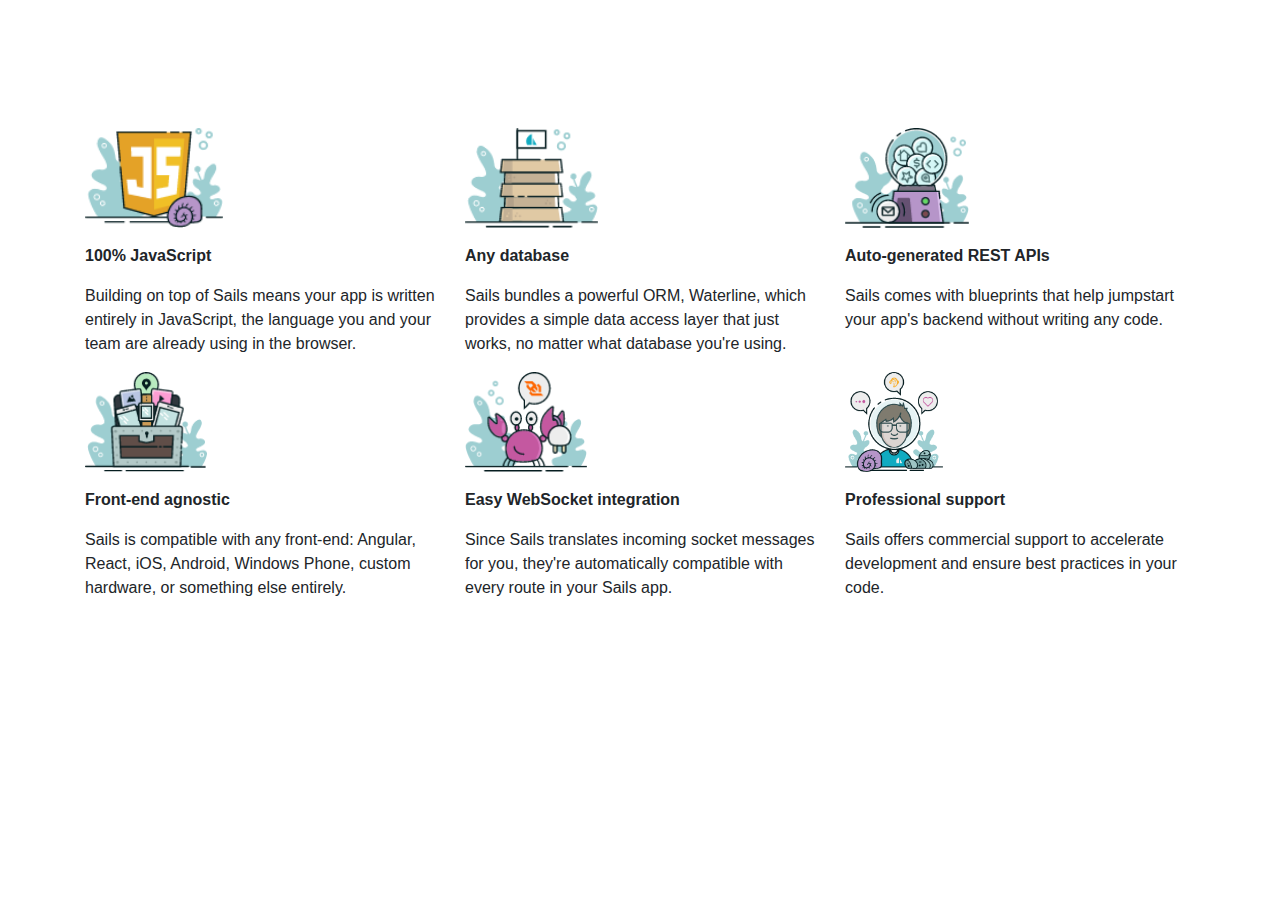
<file: bootstrap_tarea_1_v2/index.html>
<!DOCTYPE html>
<html lang="en" >

<head>
  <meta charset="UTF-8">
  <title>bootstrap_tarea_1</title>
  
  
  <link rel='stylesheet prefetch' href='https://cdnjs.cloudflare.com/ajax/libs/twitter-bootstrap/4.0.0/css/bootstrap.css'>

      <link rel="stylesheet" href="css/style.css">

  
</head>

<body>

  <div id="seccion_features" class="container margen_arriba">
  <div class="row">
    <div class="col-sm-4">
      <img class="imagen mb-3"   src="bootstrap_tarea_1_imagenes/feature_javascript.png">
      <p class="font-weight-bold">100% JavaScript</p>
      <p class="">Building on top of Sails means your app is written entirely in JavaScript, the language you and your team are already using in the browser.
      </p>
     </div>
    
  <div class="col-sm-4">      
      <img class="imagen mb-3" src="bootstrap_tarea_1_imagenes/feature_database.png">
      <p class="font-weight-bold">Any database</p>
      <p class="">Sails bundles a powerful ORM, Waterline, which provides a simple data access layer that just works, no matter what database you're using.
      </p>
 </div>
    
    <div class="col-sm-4">
      <img class="imagen mb-3" src="bootstrap_tarea_1_imagenes/feature_api.png">
      <p class="font-weight-bold">Auto-generated REST APIs</p>
      <p class="">Sails comes with blueprints that help jumpstart your app's backend without writing any code.
      </p>
    </div>
  </div>
  
  <div class="w-100"></div>
    
  <div class="row">
      <div class="col-sm-4">
      <img class="imagen mb-3" src="bootstrap_tarea_1_imagenes/feature_frontend.png">
      <p class="font-weight-bold">Front-end agnostic</p>
      <p class="">Sails is compatible with any front-end: Angular, React, iOS, Android, Windows Phone, custom hardware, or something else entirely.
      </p>
    </div>
    
      <div class="col-sm-4">
      <img class="imagen mb-3" src="bootstrap_tarea_1_imagenes/feature_sockets.png">
      <p class="font-weight-bold">Easy WebSocket integration</p>
      <p class="">Since Sails translates incoming socket messages for you, they're automatically compatible with every route in your Sails app.
      </p>
    </div>
  
  
      <div class="col-sm-4">
      <img class="imagen mb-3" src="bootstrap_tarea_1_imagenes/feature_support.png">
      <p class="font-weight-bold">Professional support</p>
      <p class="">Sails offers commercial support to accelerate development and ensure best practices in your code.
      </p>
    </div>
    </div>
  </div>
  
  

</body>

</html>
</file>
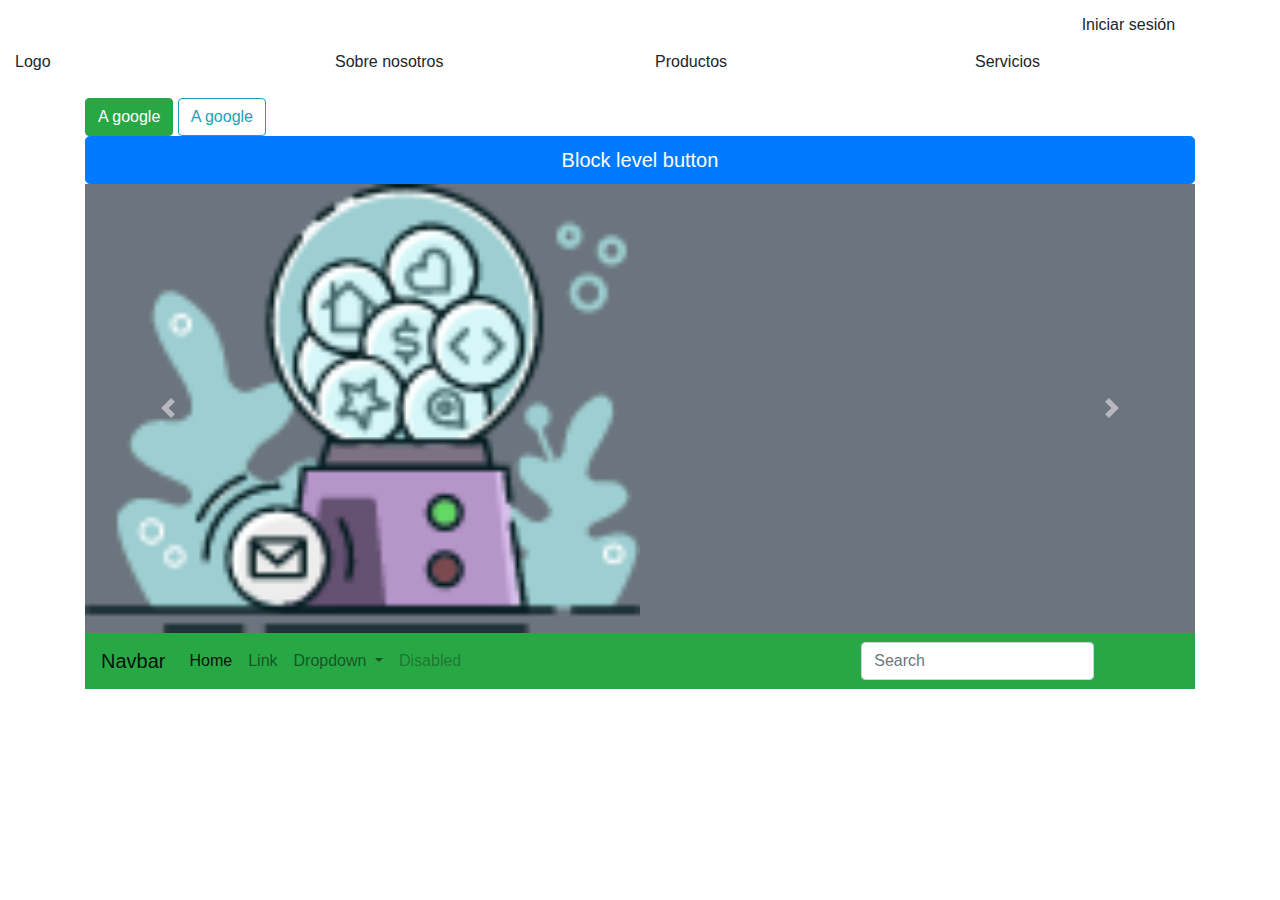
<file: html/inicio.html>
<!DOCTYPE html>
<html>
<head>
    <meta charset="utf-8" />
    <title>Bootstrap</title>
    <link rel="stylesheet" type="text/css" href="../bootstrap/bootstrap.min.css" />
    <link rel="stylesheet" type="text/css" href="../css/inicio.css">
    <script src="../bootstrap/jquery-3.3.1.slim.min.js"></script>
    <script src="../bootstrap/popper.min.js"></script>
    <script src="../bootstrap/bootstrap.min.js"></script>
</head>
<body>
    <!--Menú-->
    <div id="menu" class="container-fluid">
        
            <div class="row">
                <div class="col-md-10"></div>
                <div class="col-md-2 tamano_login d-flex align-items-center">Iniciar sesión</div>
            </div>
            <div class="row">
                <div class="col-md-3">Logo</div>
                <div class="col-md-9">
                    <div class="row">
                        <div class="col-4">Sobre nosotros</div>
                        <div class="col-4">Productos</div>
                        <div class="col-4">Servicios</div>
                    </div>
                </div>

            </div>
    </div>
    <!--Botones-->
    <div id="publicidad" class="container mt-4">
        <div class="row">
            <div class="col-md-12">
            <a href="https://www.google.com"><button type="button" class="btn btn-success">A google</button></a>
            <a href="https://www.google.com"><button type="button" class="btn btn-outline-info">A google</button></a>
            <a href="https://www.google.com"><button type="button" class="btn btn-primary btn-lg btn-block">Block level button</button></a>
            
        </div>

        </div>
    </div>
    <!--Carrusel o slide show-->
    <div id="carousel" class="container">
            <div id="carouselExampleControls" class="carousel slide" data-ride="carousel">
                    <div class="carousel-inner bg-secondary">
                      <div class="carousel-item active">
                        <img class="d-block w-50" src="../bootstrap_tarea_1_v2/bootstrap_tarea_1_imagenes/feature_api.png" alt="First slide">
                      </div>
                      <div class="carousel-item">
                        <img class="d-block w-50" src="../bootstrap_tarea_1_v2/bootstrap_tarea_1_imagenes/feature_database.png" alt="Second slide">
                      </div>
                      <div class="carousel-item">
                        <img class="d-block w-50" src="../bootstrap_tarea_1_v2/bootstrap_tarea_1_imagenes/feature_frontend.png" alt="Third slide">
                      </div>
                    </div>
                    <a class="carousel-control-prev" href="#carouselExampleControls" role="button" data-slide="prev">
                      <span class="carousel-control-prev-icon" aria-hidden="true"></span>
                      <span class="sr-only">Previous</span>
                    </a>
                    <a class="carousel-control-next" href="#carouselExampleControls" role="button" data-slide="next">
                      <span class="carousel-control-next-icon" aria-hidden="true"></span>
                      <span class="sr-only">Next</span>
                    </a>
                  </div>
               
    </div>
    <!--Barra de Navegación-->
    <div class="container">
        <div class="row">
            <div class="col">
            <nav class="navbar navbar-expand-lg navbar-light bg-success">
                    <a class="navbar-brand" href="#">Navbar</a>
                    <button class="navbar-toggler" type="button" data-toggle="collapse" data-target="#navbarSupportedContent" aria-controls="navbarSupportedContent" aria-expanded="false" aria-label="Toggle navigation">
                      <span class="navbar-toggler-icon"></span>
                    </button>
                  
                    <div class="collapse navbar-collapse" id="navbarSupportedContent">
                      <ul class="navbar-nav mr-auto">
                        <li class="nav-item active">
                          <a class="nav-link" href="#">Home <span class="sr-only">(current)</span></a>
                        </li>
                        <li class="nav-item">
                          <a class="nav-link" href="#">Link</a>
                        </li>
                        <li class="nav-item dropdown">
                          <a class="nav-link dropdown-toggle" href="#" id="navbarDropdown" role="button" data-toggle="dropdown" aria-haspopup="true" aria-expanded="false">
                            Dropdown
                          </a>
                          <div class="dropdown-menu" aria-labelledby="navbarDropdown">
                            <a class="dropdown-item" href="#">Action</a>
                            <a class="dropdown-item" href="#">Another action</a>
                            <div class="dropdown-divider"></div>
                            <a class="dropdown-item" href="#">Something else here</a>
                          </div>
                        </li>
                        <li class="nav-item">
                          <a class="nav-link disabled" href="#">Disabled</a>
                        </li>
                      </ul>
                      <form class="form-inline my-2 my-lg-0">
                        <input class="form-control mr-sm-2" type="search" placeholder="Search" aria-label="Search">
                        <button class="btn btn-outline-success my-2 my-sm-0" type="submit">Search</button>
                      </form>
                    </div>
                  </nav>
                </div>
        </div>
    </div>
</body>
</html>
</file>
<file: bootstrap_tarea_1_v2/css/style.css>
.imagen {
  height: 100px;
}
.margen_arriba{
  margin-top: 10%;
}
</file>
<file: css/inicio.css>
.tamano_login{
    height: 50px;
}
</file>
